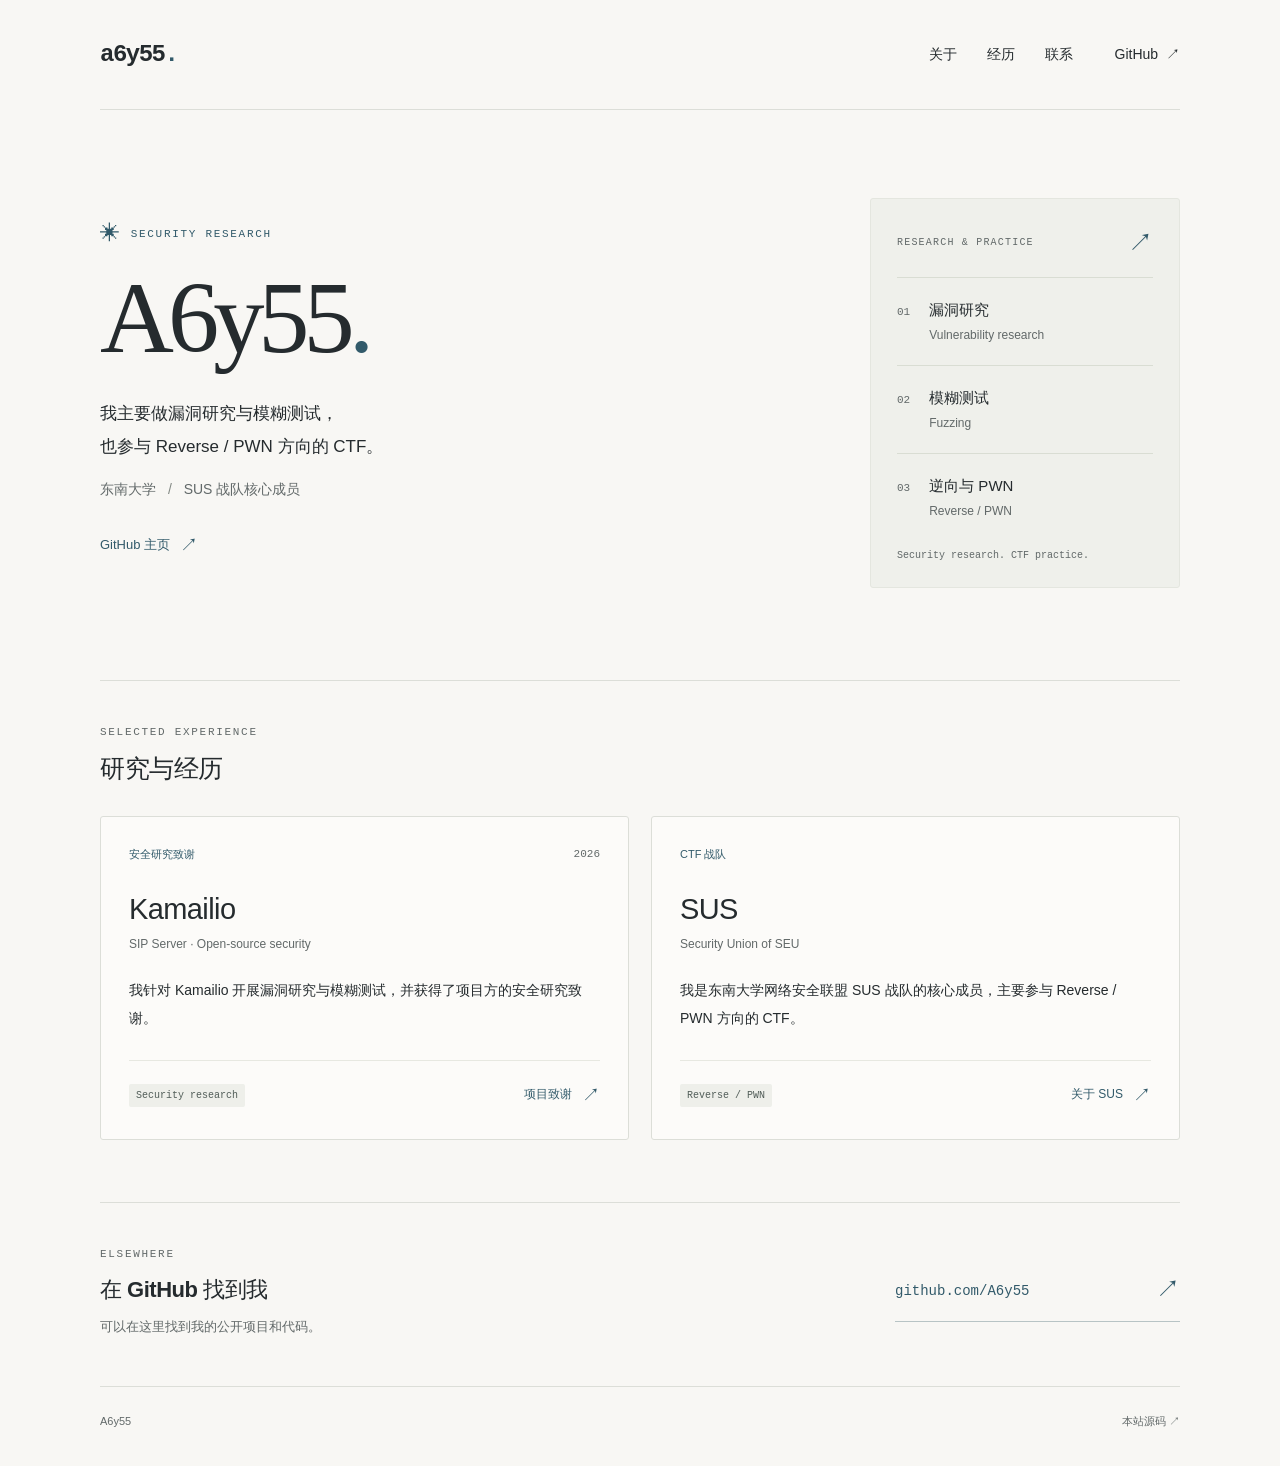
<file: index.html>
<!doctype html>
<html lang="zh-CN">
  <head>
    <meta charset="utf-8">
    <meta name="viewport" content="width=device-width, initial-scale=1">
    <meta name="color-scheme" content="light">
    <title>A6y55 · 安全研究</title>
    <meta name="description" content="我是 A6y55，关注漏洞研究与模糊测试，也是 SUS 战队核心成员，主要参与 Reverse / PWN 方向的 CTF。">
    <meta property="og:type" content="website">
    <meta property="og:title" content="A6y55 · 安全研究">
    <meta property="og:description" content="安全研究、开源项目致谢与 CTF 经历。">
    <meta property="og:url" content="https://a6y55.github.io/">
    <meta property="og:locale" content="zh_CN">
    <link rel="canonical" href="https://a6y55.github.io/">
    <link rel="icon" href="assets/favicon.svg" type="image/svg+xml">
    <link rel="stylesheet" href="assets/style.css">
  </head>
  <body>
    <a class="skip-link" href="#main">跳转到正文</a>
    <div class="page">
      <header class="site-header">
        <a class="wordmark" href="./" aria-label="A6y55 首页">a6y55<span aria-hidden="true">.</span></a>
        <nav aria-label="主导航">
          <a href="#about">关于</a>
          <a href="#work">经历</a>
          <a href="#contact">联系</a>
          <a class="nav-github" href="https://github.com/A6y55">GitHub <span aria-hidden="true">↗</span></a>
        </nav>
      </header>

      <main id="main">
        <section class="intro" id="about" aria-labelledby="intro-title">
          <div class="intro-copy">
            <p class="eyebrow"><span class="small-cross" aria-hidden="true">✳</span> SECURITY RESEARCH</p>
            <h1 id="intro-title">A6y55<span class="title-dot">.</span></h1>
            <p class="bio">我主要做漏洞研究与模糊测试，<br class="desktop-break">也参与 Reverse / PWN 方向的 CTF。</p>
            <p class="affiliation">东南大学 <span aria-hidden="true">/</span> SUS 战队核心成员</p>
            <a class="text-link" href="https://github.com/A6y55">GitHub 主页 <span aria-hidden="true">↗</span></a>
          </div>

          <aside class="focus" aria-labelledby="focus-title">
            <div class="focus-heading">
              <h2 class="eyebrow" id="focus-title">RESEARCH &amp; PRACTICE</h2>
              <span class="focus-symbol" aria-hidden="true">↗</span>
            </div>
            <ol class="focus-list">
              <li>
                <span class="focus-number" aria-hidden="true">01</span>
                <div><h3>漏洞研究</h3><p>Vulnerability research</p></div>
              </li>
              <li>
                <span class="focus-number" aria-hidden="true">02</span>
                <div><h3>模糊测试</h3><p>Fuzzing</p></div>
              </li>
              <li>
                <span class="focus-number" aria-hidden="true">03</span>
                <div><h3>逆向与 PWN</h3><p>Reverse / PWN</p></div>
              </li>
            </ol>
            <p class="focus-caption">Security research. CTF practice.</p>
          </aside>
        </section>

        <section class="work section" id="work" aria-labelledby="work-title">
          <div class="section-heading">
            <div><p class="eyebrow">SELECTED EXPERIENCE</p><h2 id="work-title">研究与经历</h2></div>
          </div>

          <div class="experience-grid">
            <article class="experience-card">
              <div class="card-meta"><span class="category">安全研究致谢</span><time datetime="2026">2026</time></div>
              <h3>Kamailio</h3>
              <p class="card-subtitle">SIP Server · Open-source security</p>
              <p class="card-description">我针对 Kamailio 开展漏洞研究与模糊测试，并获得了项目方的安全研究致谢。</p>
              <div class="card-bottom">
                <span class="tag">Security research</span>
                <a class="text-link" href="https://github.com/kamailio/kamailio-credits#credits">项目致谢 <span aria-hidden="true">↗</span></a>
              </div>
            </article>

            <article class="experience-card">
              <div class="card-meta"><span class="category">CTF 战队</span></div>
              <h3>SUS</h3>
              <p class="card-subtitle">Security Union of SEU</p>
              <p class="card-description">我是东南大学网络安全联盟 SUS 战队的核心成员，主要参与 Reverse / PWN 方向的 CTF。</p>
              <div class="card-bottom">
                <span class="tag">Reverse / PWN</span>
                <a class="text-link" href="https://seusus.com/about/">关于 SUS <span aria-hidden="true">↗</span></a>
              </div>
            </article>
          </div>
        </section>

        <section class="contact section" id="contact" aria-labelledby="contact-title">
          <div><p class="eyebrow">ELSEWHERE</p><h2 id="contact-title">在 GitHub 找到我</h2><p class="contact-description">可以在这里找到我的公开项目和代码。</p></div>
          <a class="profile-link" href="https://github.com/A6y55"><span>github.com/<strong>A6y55</strong></span><span class="profile-arrow" aria-hidden="true">↗</span></a>
        </section>
      </main>

      <footer class="site-footer">
        <p>A6y55</p>
        <a href="https://github.com/A6y55/A6y55.github.io">本站源码 <span aria-hidden="true">↗</span></a>
      </footer>
    </div>
  </body>
</html>
</file>
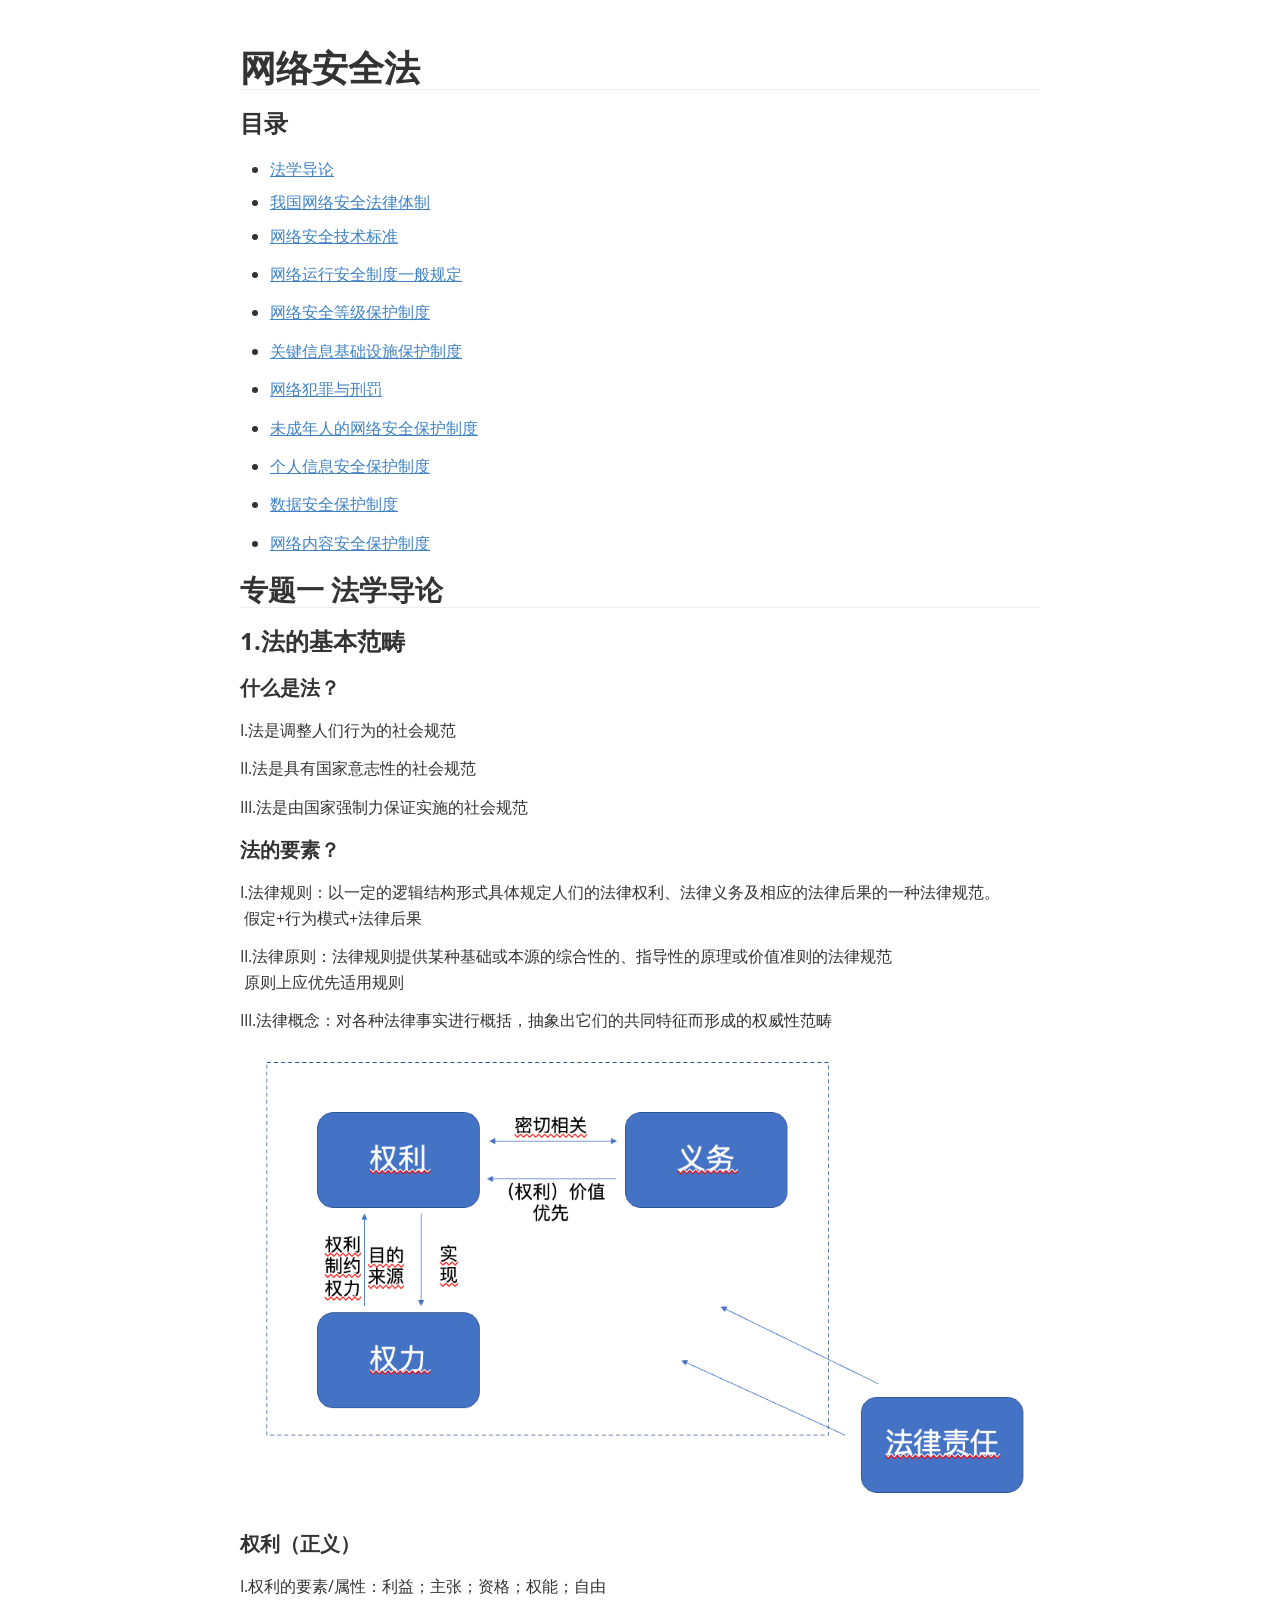
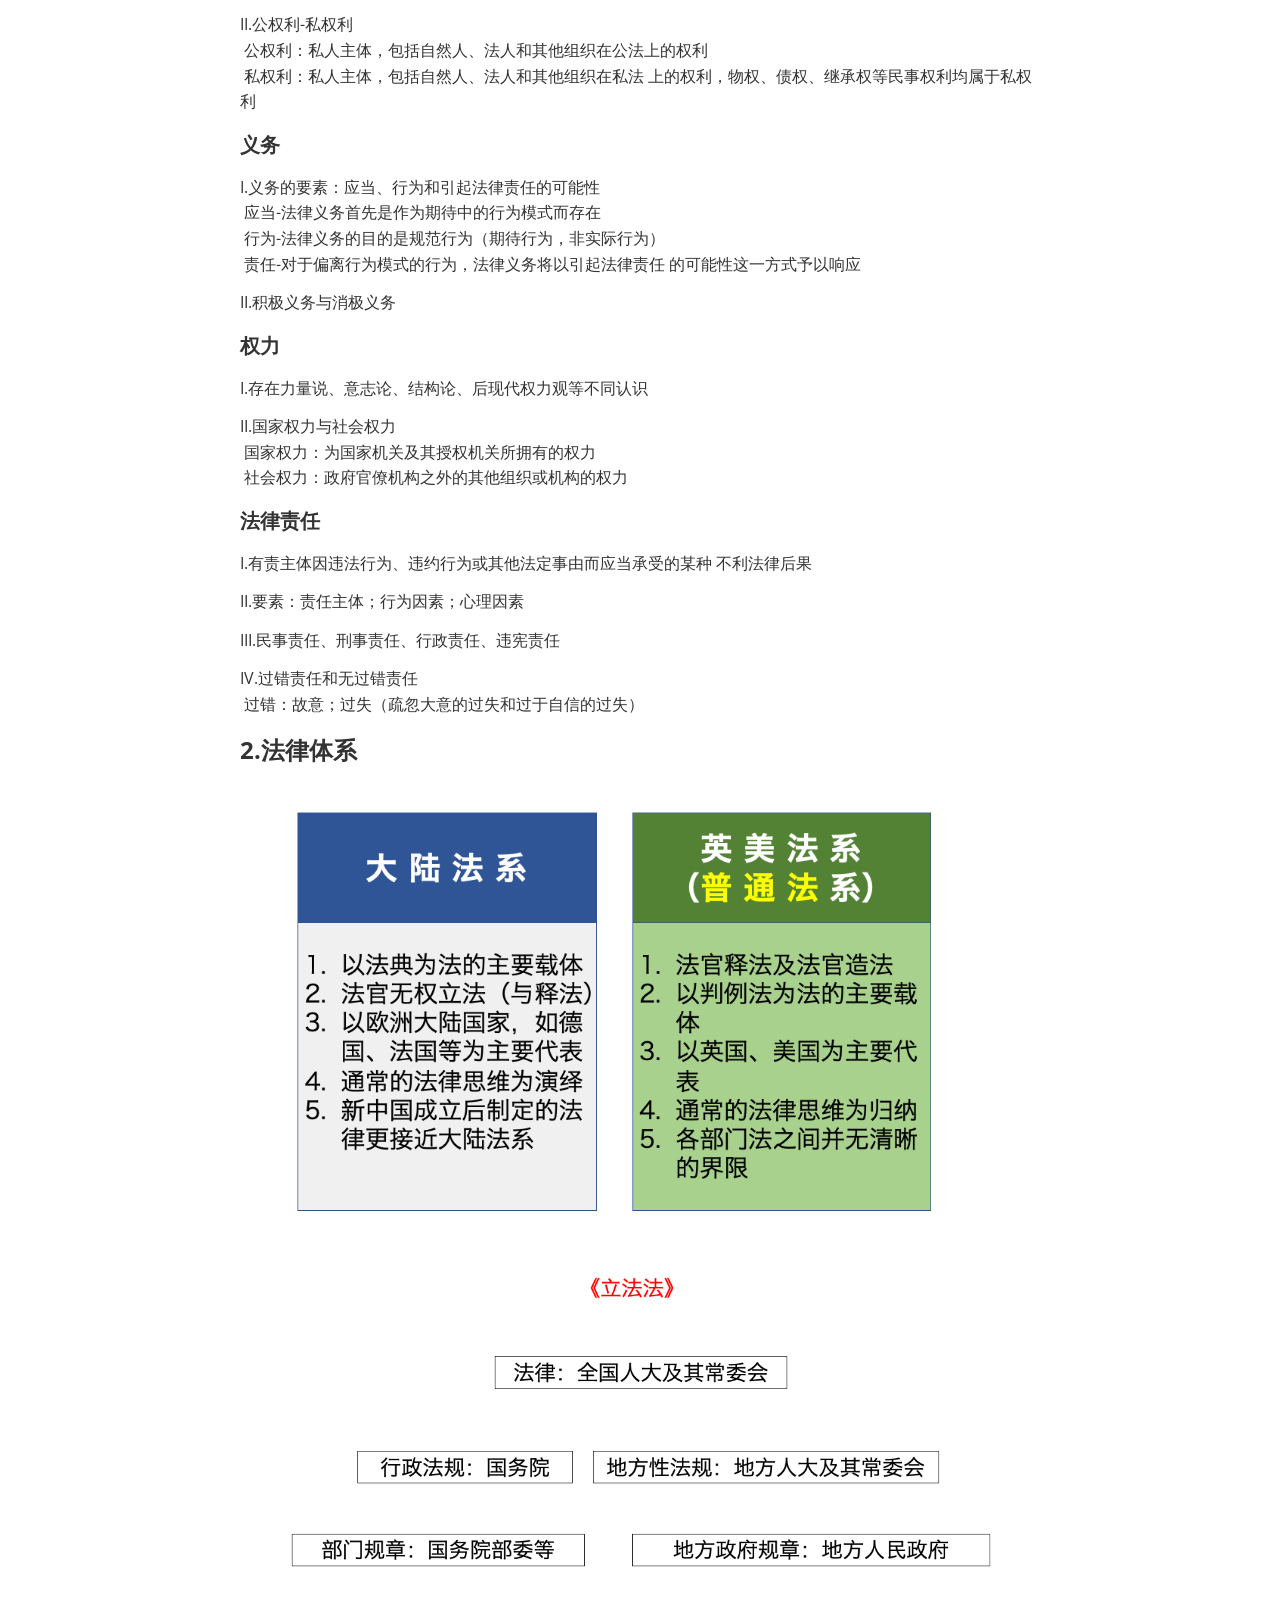
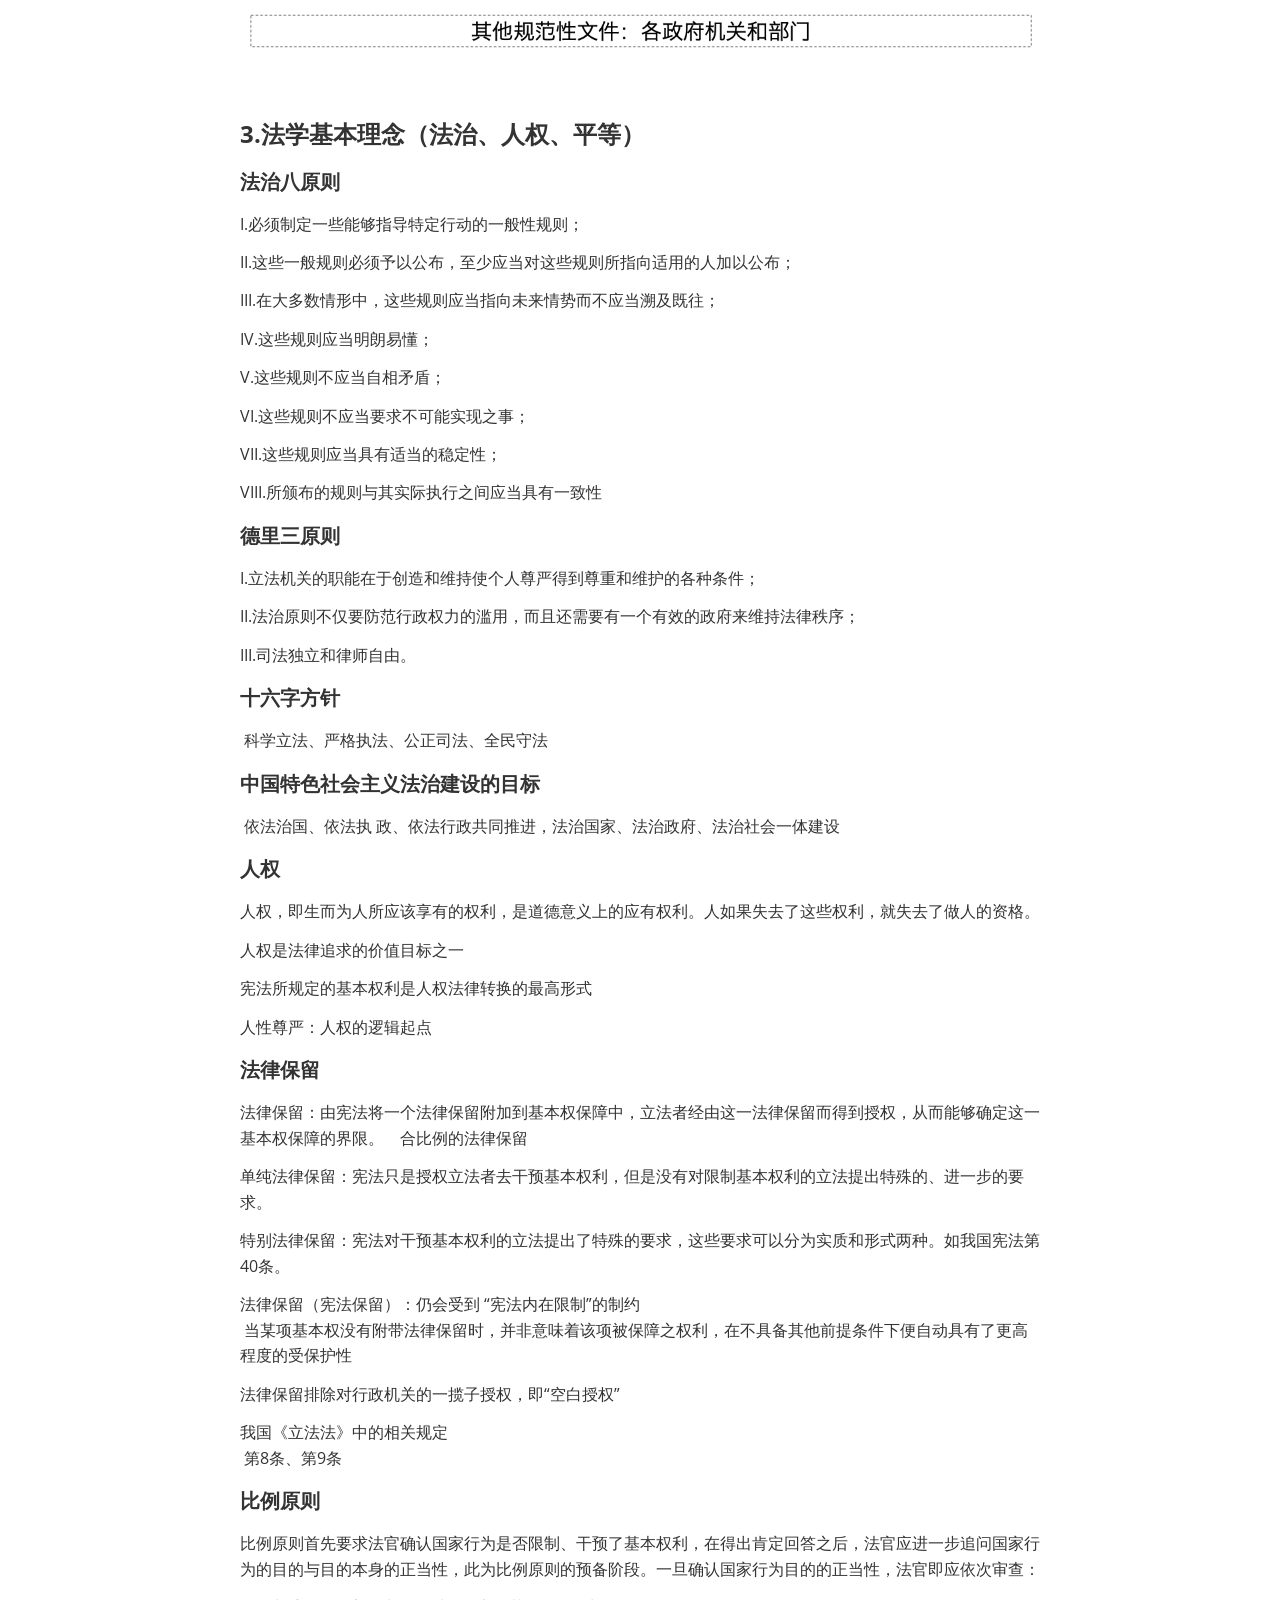
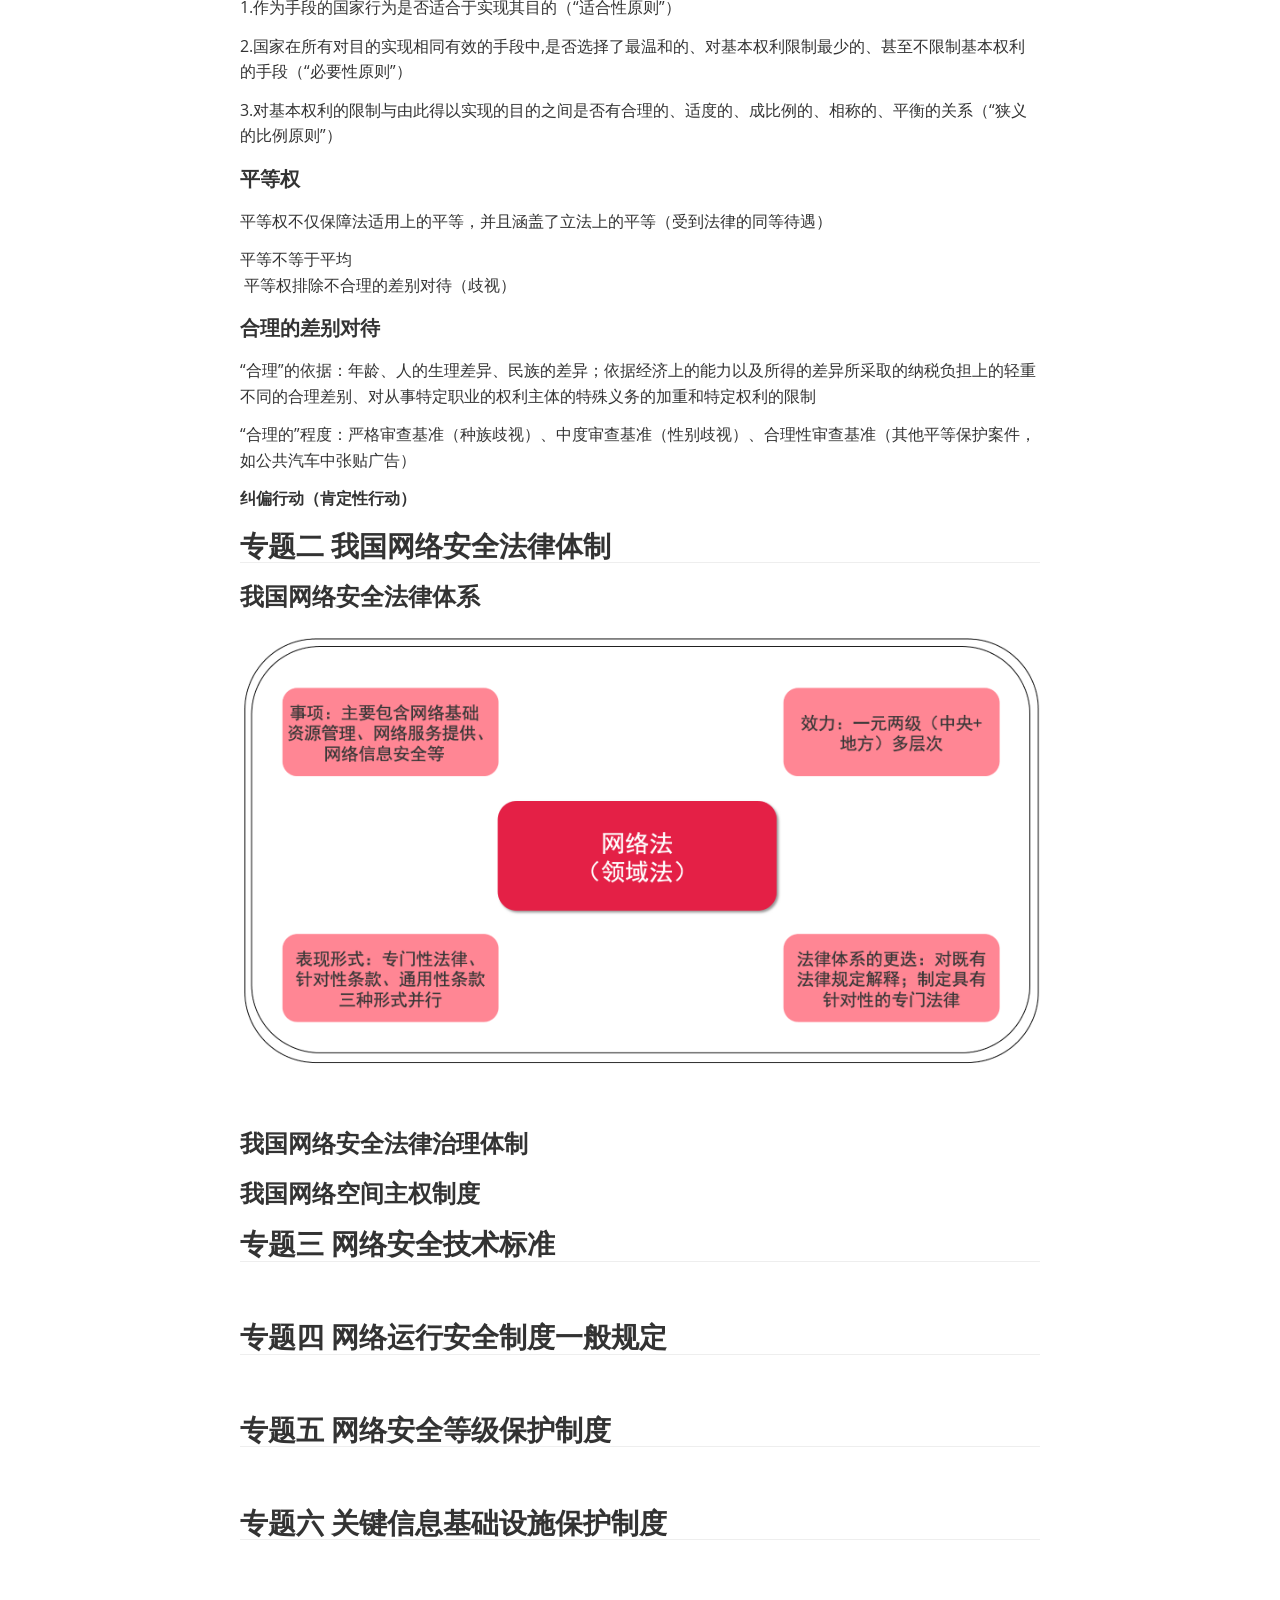
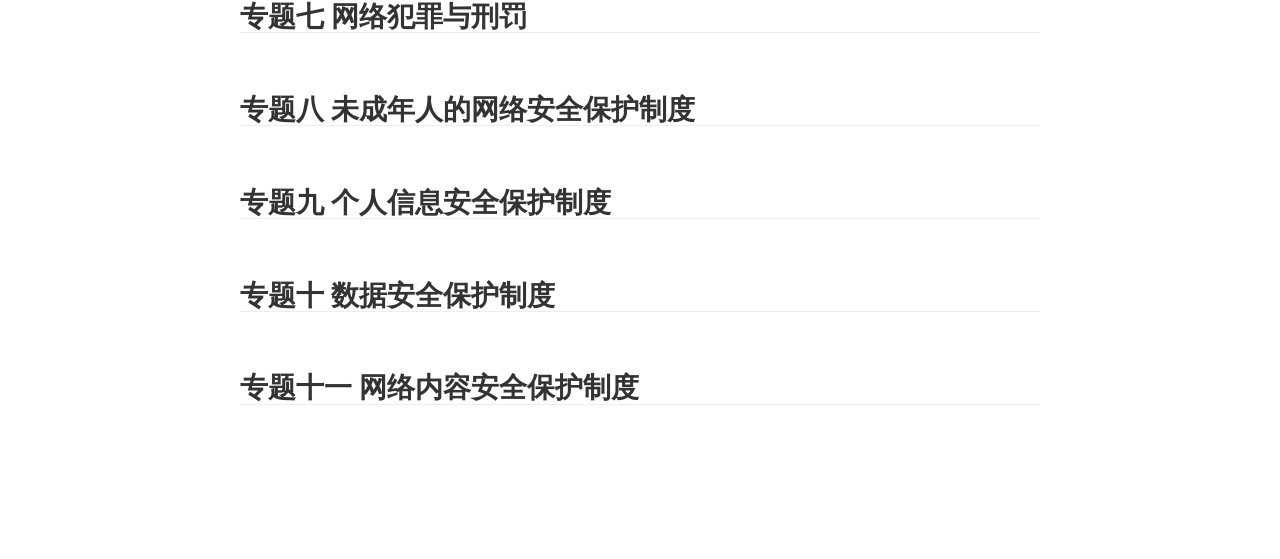
<file: infoseclaw_note.html>
<!doctype html>
<html>
<head>
<meta charset='UTF-8'><meta name='viewport' content='width=device-width initial-scale=1'>

<link href='https://fonts.loli.net/css?family=Open+Sans:400italic,700italic,700,400&subset=latin,latin-ext' rel='stylesheet' type='text/css' /><style type='text/css'>html {overflow-x: initial !important;}:root { --bg-color: #ffffff; --text-color: #333333; --select-text-bg-color: #B5D6FC; --select-text-font-color: auto; --monospace: "Lucida Console",Consolas,"Courier",monospace; --title-bar-height: 20px; }
.mac-os-11 { --title-bar-height: 28px; }
html { font-size: 14px; background-color: var(--bg-color); color: var(--text-color); font-family: "Helvetica Neue", Helvetica, Arial, sans-serif; -webkit-font-smoothing: antialiased; }
h1, h2, h3, h4, h5 { white-space: pre-wrap; }
body { margin: 0px; padding: 0px; height: auto; inset: 0px; font-size: 1rem; line-height: 1.428571; overflow-x: hidden; background: inherit; tab-size: 4; }
iframe { margin: auto; }
a.url { word-break: break-all; }
a:active, a:hover { outline: 0px; }
.in-text-selection, ::selection { text-shadow: none; background: var(--select-text-bg-color); color: var(--select-text-font-color); }
#write { margin: 0px auto; height: auto; width: inherit; word-break: normal; overflow-wrap: break-word; position: relative; white-space: normal; overflow-x: visible; padding-top: 36px; }
#write.first-line-indent p { text-indent: 2em; }
#write.first-line-indent li p, #write.first-line-indent p * { text-indent: 0px; }
#write.first-line-indent li { margin-left: 2em; }
.for-image #write { padding-left: 8px; padding-right: 8px; }
body.typora-export { padding-left: 30px; padding-right: 30px; }
.typora-export .footnote-line, .typora-export li, .typora-export p { white-space: pre-wrap; }
.typora-export .task-list-item input { pointer-events: none; }
@media screen and (max-width: 500px) {
  body.typora-export { padding-left: 0px; padding-right: 0px; }
  #write { padding-left: 20px; padding-right: 20px; }
}
#write li > figure:last-child { margin-bottom: 0.5rem; }
#write ol, #write ul { position: relative; }
img { max-width: 100%; vertical-align: middle; image-orientation: from-image; }
button, input, select, textarea { color: inherit; font-style: inherit; font-variant-caps: inherit; font-weight: inherit; font-stretch: inherit; font-size: inherit; line-height: inherit; font-family: inherit; font-size-adjust: inherit; font-kerning: inherit; font-variant-alternates: inherit; font-variant-ligatures: inherit; font-variant-numeric: inherit; font-variant-east-asian: inherit; font-variant-position: inherit; font-feature-settings: inherit; font-optical-sizing: inherit; font-variation-settings: inherit; }
input[type="checkbox"], input[type="radio"] { line-height: normal; padding: 0px; }
*, ::after, ::before { box-sizing: border-box; }
#write h1, #write h2, #write h3, #write h4, #write h5, #write h6, #write p, #write pre { width: inherit; }
#write h1, #write h2, #write h3, #write h4, #write h5, #write h6, #write p { position: relative; }
p { line-height: inherit; }
h1, h2, h3, h4, h5, h6 { break-after: avoid-page; break-inside: avoid; orphans: 4; }
p { orphans: 4; }
h1 { font-size: 2rem; }
h2 { font-size: 1.8rem; }
h3 { font-size: 1.6rem; }
h4 { font-size: 1.4rem; }
h5 { font-size: 1.2rem; }
h6 { font-size: 1rem; }
.md-math-block, .md-rawblock, h1, h2, h3, h4, h5, h6, p { margin-top: 1rem; margin-bottom: 1rem; }
.hidden { display: none; }
.md-blockmeta { color: rgb(204, 204, 204); font-weight: 700; font-style: italic; }
a { cursor: pointer; }
sup.md-footnote { padding: 2px 4px; background-color: rgba(238, 238, 238, 0.7); color: rgb(85, 85, 85); border-radius: 4px; cursor: pointer; }
sup.md-footnote a, sup.md-footnote a:hover { color: inherit; text-transform: inherit; text-decoration: inherit; }
#write input[type="checkbox"] { cursor: pointer; width: inherit; height: inherit; }
figure { overflow-x: auto; margin: 1.2em 0px; max-width: calc(100% + 16px); padding: 0px; }
figure > table { margin: 0px; }
thead, tr { break-inside: avoid; break-after: auto; }
thead { display: table-header-group; }
table { border-collapse: collapse; border-spacing: 0px; width: 100%; overflow: auto; break-inside: auto; text-align: left; }
table.md-table td { min-width: 32px; }
.CodeMirror-gutters { border-right-width: 0px; border-right-style: none; border-right-color: currentcolor; background-color: inherit; }
.CodeMirror-linenumber { -webkit-user-select: none; }
.CodeMirror { text-align: left; }
.CodeMirror-placeholder { opacity: 0.3; }
.CodeMirror pre { padding: 0px 4px; }
.CodeMirror-lines { padding: 0px; }
div.hr:focus { cursor: none; }
#write pre { white-space: pre-wrap; }
#write.fences-no-line-wrapping pre { white-space: pre; }
#write pre.ty-contain-cm { white-space: normal; }
.CodeMirror-gutters { margin-right: 4px; }
.md-fences { font-size: 0.9rem; display: block; break-inside: avoid; text-align: left; overflow: visible; white-space: pre; background: inherit; position: relative !important; }
.md-fences-adv-panel { width: 100%; margin-top: 10px; text-align: center; padding-top: 0px; padding-bottom: 8px; overflow-x: auto; }
#write .md-fences.mock-cm { white-space: pre-wrap; }
.md-fences.md-fences-with-lineno { padding-left: 0px; }
#write.fences-no-line-wrapping .md-fences.mock-cm { white-space: pre; overflow-x: auto; }
.md-fences.mock-cm.md-fences-with-lineno { padding-left: 8px; }
.CodeMirror-line, twitterwidget { break-inside: avoid; }
svg { break-inside: avoid; }
.footnotes { opacity: 0.8; font-size: 0.9rem; margin-top: 1em; margin-bottom: 1em; }
.footnotes + .footnotes { margin-top: 0px; }
.md-reset { margin: 0px; padding: 0px; border: 0px; outline: 0px; vertical-align: top; background: 0px 0px; text-decoration: none; text-shadow: none; float: none; position: static; width: auto; height: auto; white-space: nowrap; cursor: inherit; line-height: normal; font-weight: 400; text-align: left; box-sizing: content-box; direction: ltr; }
li div { padding-top: 0px; }
blockquote { margin: 1rem 0px; }
li .mathjax-block, li p { margin: 0.5rem 0px; }
li blockquote { margin: 1rem 0px; }
li { margin: 0px; position: relative; }
blockquote > :last-child { margin-bottom: 0px; }
blockquote > :first-child, li > :first-child { margin-top: 0px; }
.footnotes-area { color: rgb(136, 136, 136); margin-top: 0.714rem; padding-bottom: 0.143rem; white-space: normal; }
#write .footnote-line { white-space: pre-wrap; }
@media print {
  body, html { border: 1px solid transparent; height: 99%; break-after: avoid; break-before: avoid; font-variant-ligatures: no-common-ligatures; }
  #write { margin-top: 0px; border-color: transparent !important; padding-top: 0px !important; padding-bottom: 0px !important; }
  .typora-export * { print-color-adjust: exact; }
  .typora-export #write { break-after: avoid; }
  .typora-export #write::after { height: 0px; }
  .is-mac table { break-inside: avoid; }
  #write > p:nth-child(1) { margin-top: 0px; }
  .typora-export-show-outline .typora-export-sidebar { display: none; }
  figure { overflow-x: visible; }
}
.footnote-line { margin-top: 0.714em; font-size: 0.7em; }
a img, img a { cursor: pointer; }
pre.md-meta-block { font-size: 0.8rem; min-height: 0.8rem; white-space: pre-wrap; background: rgb(204, 204, 204); display: block; overflow-x: hidden; }
p > .md-image:only-child:not(.md-img-error) img, p > img:only-child { display: block; margin: auto; }
#write.first-line-indent p > .md-image:only-child:not(.md-img-error) img { left: -2em; position: relative; }
p > .md-image:only-child { display: inline-block; width: 100%; }
#write .MathJax_Display { margin: 0.8em 0px 0px; }
.md-math-block { width: 100%; }
.md-math-block:not(:empty)::after { display: none; }
.MathJax_ref { fill: currentcolor; }
[contenteditable="true"]:active, [contenteditable="true"]:focus, [contenteditable="false"]:active, [contenteditable="false"]:focus { outline: 0px; box-shadow: none; }
.md-task-list-item { position: relative; list-style-type: none; }
.task-list-item.md-task-list-item { padding-left: 0px; }
.md-task-list-item > input { position: absolute; top: 0px; left: 0px; margin-left: -1.2em; margin-top: calc(1em - 10px); border: medium; }
.math { font-size: 1rem; }
.md-toc { min-height: 3.58rem; position: relative; font-size: 0.9rem; border-radius: 10px; }
.md-toc-content { position: relative; margin-left: 0px; }
.md-toc-content::after, .md-toc::after { display: none; }
.md-toc-item { display: block; color: rgb(65, 131, 196); }
.md-toc-item a { text-decoration: none; }
.md-toc-inner:hover { text-decoration: underline; }
.md-toc-inner { display: inline-block; cursor: pointer; }
.md-toc-h1 .md-toc-inner { margin-left: 0px; font-weight: 700; }
.md-toc-h2 .md-toc-inner { margin-left: 2em; }
.md-toc-h3 .md-toc-inner { margin-left: 4em; }
.md-toc-h4 .md-toc-inner { margin-left: 6em; }
.md-toc-h5 .md-toc-inner { margin-left: 8em; }
.md-toc-h6 .md-toc-inner { margin-left: 10em; }
@media screen and (max-width: 48em) {
  .md-toc-h3 .md-toc-inner { margin-left: 3.5em; }
  .md-toc-h4 .md-toc-inner { margin-left: 5em; }
  .md-toc-h5 .md-toc-inner { margin-left: 6.5em; }
  .md-toc-h6 .md-toc-inner { margin-left: 8em; }
}
a.md-toc-inner { font-size: inherit; font-style: inherit; font-weight: inherit; line-height: inherit; }
.footnote-line a:not(.reversefootnote) { color: inherit; }
.reversefootnote { font-family: ui-monospace, sans-serif; }
.md-attr { display: none; }
.md-fn-count::after { content: "."; }
code, pre, samp, tt { font-family: var(--monospace); }
kbd { margin: 0px 0.1em; padding: 0.1em 0.6em; font-size: 0.8em; color: rgb(36, 39, 41); background: rgb(255, 255, 255); border: 1px solid rgb(173, 179, 185); border-radius: 3px; box-shadow: rgba(12, 13, 14, 0.2) 0px 1px 0px, rgb(255, 255, 255) 0px 0px 0px 2px inset; white-space: nowrap; vertical-align: middle; }
.md-comment { color: rgb(162, 127, 3); opacity: 0.6; font-family: var(--monospace); }
code { text-align: left; vertical-align: initial; }
a.md-print-anchor { white-space: pre !important; border-width: medium !important; border-style: none !important; border-color: currentcolor !important; display: inline-block !important; position: absolute !important; width: 1px !important; right: 0px !important; outline: 0px !important; background: 0px 0px !important; text-decoration: initial !important; text-shadow: initial !important; }
.os-windows.monocolor-emoji .md-emoji { font-family: "Segoe UI Symbol", sans-serif; }
.md-diagram-panel > svg { max-width: 100%; }
[lang="flow"] svg, [lang="mermaid"] svg { max-width: 100%; height: auto; }
[lang="mermaid"] .node text { font-size: 1rem; }
table tr th { border-bottom-width: 0px; border-bottom-style: none; border-bottom-color: currentcolor; }
video { max-width: 100%; display: block; margin: 0px auto; }
iframe { max-width: 100%; width: 100%; border: medium; }
.highlight td, .highlight tr { border: 0px; }
mark { background: rgb(255, 255, 0); color: rgb(0, 0, 0); }
.md-html-inline .md-plain, .md-html-inline strong, mark .md-inline-math, mark strong { color: inherit; }
.md-expand mark .md-meta { opacity: 0.3 !important; }
mark .md-meta { color: rgb(0, 0, 0); }
@media print {
  .typora-export h1, .typora-export h2, .typora-export h3, .typora-export h4, .typora-export h5, .typora-export h6 { break-inside: avoid; }
}
.md-diagram-panel .messageText { stroke: none !important; }
.md-diagram-panel .start-state { fill: var(--node-fill); }
.md-diagram-panel .edgeLabel rect { opacity: 1 !important; }
.md-fences.md-fences-math { font-size: 1em; }
.md-fences-advanced:not(.md-focus) { padding: 0px; white-space: nowrap; border: 0px; }
.md-fences-advanced:not(.md-focus) { background: inherit; }
.typora-export-show-outline .typora-export-content { max-width: 1440px; margin: auto; display: flex; flex-direction: row; }
.typora-export-sidebar { width: 300px; font-size: 0.8rem; margin-top: 80px; margin-right: 18px; }
.typora-export-show-outline #write { --webkit-flex: 2; flex: 2 1 0%; }
.typora-export-sidebar .outline-content { position: fixed; top: 0px; max-height: 100%; overflow: hidden auto; padding-bottom: 30px; padding-top: 60px; width: 300px; }
@media screen and (max-width: 1024px) {
  .typora-export-sidebar, .typora-export-sidebar .outline-content { width: 240px; }
}
@media screen and (max-width: 800px) {
  .typora-export-sidebar { display: none; }
}
.outline-content li, .outline-content ul { margin-left: 0px; margin-right: 0px; padding-left: 0px; padding-right: 0px; list-style: none; overflow-wrap: anywhere; }
.outline-content ul { margin-top: 0px; margin-bottom: 0px; }
.outline-content strong { font-weight: 400; }
.outline-expander { width: 1rem; height: 1.428571rem; position: relative; display: table-cell; vertical-align: middle; cursor: pointer; padding-left: 4px; }
.outline-expander::before { content: ""; position: relative; font-family: Ionicons; display: inline-block; font-size: 8px; vertical-align: middle; }
.outline-item { padding-top: 3px; padding-bottom: 3px; cursor: pointer; }
.outline-expander:hover::before { content: ""; }
.outline-h1 > .outline-item { padding-left: 0px; }
.outline-h2 > .outline-item { padding-left: 1em; }
.outline-h3 > .outline-item { padding-left: 2em; }
.outline-h4 > .outline-item { padding-left: 3em; }
.outline-h5 > .outline-item { padding-left: 4em; }
.outline-h6 > .outline-item { padding-left: 5em; }
.outline-label { cursor: pointer; display: table-cell; vertical-align: middle; text-decoration: none; color: inherit; }
.outline-label:hover { text-decoration: underline; }
.outline-item:hover { border-color: rgb(245, 245, 245); background-color: var(--item-hover-bg-color); }
.outline-item:hover { margin-left: -28px; margin-right: -28px; border-left-width: 28px; border-left-style: solid; border-left-color: transparent; border-right-width: 28px; border-right-style: solid; border-right-color: transparent; }
.outline-item-single .outline-expander::before, .outline-item-single .outline-expander:hover::before { display: none; }
.outline-item-open > .outline-item > .outline-expander::before { content: ""; }
.outline-children { display: none; }
.info-panel-tab-wrapper { display: none; }
.outline-item-open > .outline-children { display: block; }
.typora-export .outline-item { padding-top: 1px; padding-bottom: 1px; }
.typora-export .outline-item:hover { margin-right: -8px; border-right-width: 8px; border-right-style: solid; border-right-color: transparent; }
.typora-export .outline-expander::before { content: "+"; font-family: inherit; top: -1px; }
.typora-export .outline-expander:hover::before, .typora-export .outline-item-open > .outline-item > .outline-expander::before { content: "−"; }
.typora-export-collapse-outline .outline-children { display: none; }
.typora-export-collapse-outline .outline-item-open > .outline-children, .typora-export-no-collapse-outline .outline-children { display: block; }
.typora-export-no-collapse-outline .outline-expander::before { content: "" !important; }
.typora-export-show-outline .outline-item-active > .outline-item .outline-label { font-weight: 700; }
.md-inline-math-container mjx-container { zoom: 0.95; }
mjx-container { break-inside: avoid; }


:root {
    --side-bar-bg-color: #fafafa;
    --control-text-color: #777;
}

@include-when-export url(https://fonts.loli.net/css?family=Open+Sans:400italic,700italic,700,400&subset=latin,latin-ext);

/* open-sans-regular - latin-ext_latin */
  /* open-sans-italic - latin-ext_latin */
    /* open-sans-700 - latin-ext_latin */
    /* open-sans-700italic - latin-ext_latin */
  html {
    font-size: 16px;
    -webkit-font-smoothing: antialiased;
}

body {
    font-family: "Open Sans","Clear Sans", "Helvetica Neue", Helvetica, Arial, 'Segoe UI Emoji', sans-serif;
    color: rgb(51, 51, 51);
    line-height: 1.6;
}

#write {
    max-width: 860px;
  	margin: 0 auto;
  	padding: 30px;
    padding-bottom: 100px;
}

@media only screen and (min-width: 1400px) {
	#write {
		max-width: 1024px;
	}
}

@media only screen and (min-width: 1800px) {
	#write {
		max-width: 1200px;
	}
}

#write > ul:first-child,
#write > ol:first-child{
    margin-top: 30px;
}

a {
    color: #4183C4;
}
h1,
h2,
h3,
h4,
h5,
h6 {
    position: relative;
    margin-top: 1rem;
    margin-bottom: 1rem;
    font-weight: bold;
    line-height: 1.4;
    cursor: text;
}
h1:hover a.anchor,
h2:hover a.anchor,
h3:hover a.anchor,
h4:hover a.anchor,
h5:hover a.anchor,
h6:hover a.anchor {
    text-decoration: none;
}
h1 tt,
h1 code {
    font-size: inherit;
}
h2 tt,
h2 code {
    font-size: inherit;
}
h3 tt,
h3 code {
    font-size: inherit;
}
h4 tt,
h4 code {
    font-size: inherit;
}
h5 tt,
h5 code {
    font-size: inherit;
}
h6 tt,
h6 code {
    font-size: inherit;
}
h1 {
    font-size: 2.25em;
    line-height: 1.2;
    border-bottom: 1px solid #eee;
}
h2 {
    font-size: 1.75em;
    line-height: 1.225;
    border-bottom: 1px solid #eee;
}

/*@media print {
    .typora-export h1,
    .typora-export h2 {
        border-bottom: none;
        padding-bottom: initial;
    }

    .typora-export h1::after,
    .typora-export h2::after {
        content: "";
        display: block;
        height: 100px;
        margin-top: -96px;
        border-top: 1px solid #eee;
    }
}*/

h3 {
    font-size: 1.5em;
    line-height: 1.43;
}
h4 {
    font-size: 1.25em;
}
h5 {
    font-size: 1em;
}
h6 {
   font-size: 1em;
    color: #777;
}
p,
blockquote,
ul,
ol,
dl,
table{
    margin: 0.8em 0;
}
li>ol,
li>ul {
    margin: 0 0;
}
hr {
    height: 2px;
    padding: 0;
    margin: 16px 0;
    background-color: #e7e7e7;
    border: 0 none;
    overflow: hidden;
    box-sizing: content-box;
}

li p.first {
    display: inline-block;
}
ul,
ol {
    padding-left: 30px;
}
ul:first-child,
ol:first-child {
    margin-top: 0;
}
ul:last-child,
ol:last-child {
    margin-bottom: 0;
}
blockquote {
    border-left: 4px solid #dfe2e5;
    padding: 0 15px;
    color: #777777;
}
blockquote blockquote {
    padding-right: 0;
}
table {
    padding: 0;
    word-break: initial;
}
table tr {
    border: 1px solid #dfe2e5;
    margin: 0;
    padding: 0;
}
table tr:nth-child(2n),
thead {
    background-color: #f8f8f8;
}
table th {
    font-weight: bold;
    border: 1px solid #dfe2e5;
    border-bottom: 0;
    margin: 0;
    padding: 6px 13px;
}
table td {
    border: 1px solid #dfe2e5;
    margin: 0;
    padding: 6px 13px;
}
table th:first-child,
table td:first-child {
    margin-top: 0;
}
table th:last-child,
table td:last-child {
    margin-bottom: 0;
}

.CodeMirror-lines {
    padding-left: 4px;
}

.code-tooltip {
    box-shadow: 0 1px 1px 0 rgba(0,28,36,.3);
    border-top: 1px solid #eef2f2;
}

.md-fences,
code,
tt {
    border: 1px solid #e7eaed;
    background-color: #f8f8f8;
    border-radius: 3px;
    padding: 0;
    padding: 2px 4px 0px 4px;
    font-size: 0.9em;
}

code {
    background-color: #f3f4f4;
    padding: 0 2px 0 2px;
}

.md-fences {
    margin-bottom: 15px;
    margin-top: 15px;
    padding-top: 8px;
    padding-bottom: 6px;
}


.md-task-list-item > input {
  margin-left: -1.3em;
}

@media print {
    html {
        font-size: 13px;
    }
    pre {
        page-break-inside: avoid;
        word-wrap: break-word;
    }
}

.md-fences {
	background-color: #f8f8f8;
}
#write pre.md-meta-block {
	padding: 1rem;
    font-size: 85%;
    line-height: 1.45;
    background-color: #f7f7f7;
    border: 0;
    border-radius: 3px;
    color: #777777;
    margin-top: 0 !important;
}

.mathjax-block>.code-tooltip {
	bottom: .375rem;
}

.md-mathjax-midline {
    background: #fafafa;
}

#write>h3.md-focus:before{
	left: -1.5625rem;
	top: .375rem;
}
#write>h4.md-focus:before{
	left: -1.5625rem;
	top: .285714286rem;
}
#write>h5.md-focus:before{
	left: -1.5625rem;
	top: .285714286rem;
}
#write>h6.md-focus:before{
	left: -1.5625rem;
	top: .285714286rem;
}
.md-image>.md-meta {
    /*border: 1px solid #ddd;*/
    border-radius: 3px;
    padding: 2px 0px 0px 4px;
    font-size: 0.9em;
    color: inherit;
}

.md-tag {
    color: #a7a7a7;
    opacity: 1;
}

.md-toc { 
    margin-top:20px;
    padding-bottom:20px;
}

.sidebar-tabs {
    border-bottom: none;
}

#typora-quick-open {
    border: 1px solid #ddd;
    background-color: #f8f8f8;
}

#typora-quick-open-item {
    background-color: #FAFAFA;
    border-color: #FEFEFE #e5e5e5 #e5e5e5 #eee;
    border-style: solid;
    border-width: 1px;
}

/** focus mode */
.on-focus-mode blockquote {
    border-left-color: rgba(85, 85, 85, 0.12);
}

header, .context-menu, .megamenu-content, footer{
    font-family: "Segoe UI", "Arial", sans-serif;
}

.file-node-content:hover .file-node-icon,
.file-node-content:hover .file-node-open-state{
    visibility: visible;
}

.mac-seamless-mode #typora-sidebar {
    background-color: #fafafa;
    background-color: var(--side-bar-bg-color);
}

.md-lang {
    color: #b4654d;
}

/*.html-for-mac {
    --item-hover-bg-color: #E6F0FE;
}*/

#md-notification .btn {
    border: 0;
}

.dropdown-menu .divider {
    border-color: #e5e5e5;
    opacity: 0.4;
}

.ty-preferences .window-content {
    background-color: #fafafa;
}

.ty-preferences .nav-group-item.active {
    color: white;
    background: #999;
}

.menu-item-container a.menu-style-btn {
    background-color: #f5f8fa;
    background-image: linear-gradient( 180deg , hsla(0, 0%, 100%, 0.8), hsla(0, 0%, 100%, 0)); 
}


 @media print { @page {margin: 0 0 0 0;} body.typora-export {padding-left: 0; padding-right: 0;} #write {padding:0;}}
</style><title>网络安全法笔记</title>
</head>
<body class='typora-export'><div class='typora-export-content'>
<div id='write'  class=''><h1 id='网络安全法'><span>网络安全法</span></h1><h3 id='目录'><span>目录</span></h3><ul><li><p><a href='#专题一-法学导论-1'><span>法学导论</span></a></p></li><li><p><a href='#专题二-我国网络安全法律体制-1'><span>我国网络安全法律体制</span></a></p></li><li><p><a href='#专题三-网络安全技术标准-1'><span>网络安全技术标准</span></a></p></li></ul><ul><li><p><a href='#专题四-网络运行安全制度一般规定-1'><span>网络运行安全制度一般规定</span></a></p></li></ul><ul><li><p><a href='#专题五-网络安全等级保护制度-1'><span>网络安全等级保护制度</span></a></p></li></ul><ul><li><p><a href='#专题六-关键信息基础设施保护制度-1'><span>关键信息基础设施保护制度</span></a></p></li></ul><ul><li><p><a href='#专题七-网络犯罪与刑罚-1'><span>网络犯罪与刑罚</span></a></p></li></ul><ul><li><p><a href='#专题八-未成年人的网络安全保护制度-1'><span>未成年人的网络安全保护制度</span></a></p></li></ul><ul><li><p><a href='#专题九-个人信息安全保护制度-1'><span>个人信息安全保护制度</span></a></p></li></ul><ul><li><p><a href='#专题十-数据安全保护制度-1'><span>数据安全保护制度</span></a></p></li></ul><ul><li><p><a href='#专题十一-网络内容安全保护制度-1'><span>网络内容安全保护制度</span></a></p></li></ul><h2 id='专题一-法学导论'><span>专题一 法学导论</span></h2><h3 id='1法的基本范畴'><span>1.法的基本范畴</span></h3><h4 id='什么是法'><span>什么是法？</span></h4><p><span>I.法是调整人们行为的社会规范</span></p><p><span>II.法是具有国家意志性的社会规范</span></p><p><span>III.法是由国家强制力保证实施的社会规范</span></p><h4 id='法的要素'><span>法的要素？</span></h4><p><span>I.法律规则：以一定的逻辑结构形式具体规定人们的法律权利、法律义务及相应的法律后果的一种法律规范。</span>
<span> 假定+行为模式+法律后果</span></p><p><span>II.法律原则：法律规则提供某种基础或本源的综合性的、指导性的原理或价值准则的法律规范</span>
<span> 原则上应优先适用规则</span></p><p><span>III.法律概念：对各种法律事实进行概括，抽象出它们的共同特征而形成的权威性范畴</span></p><p><img src="./images/截屏2023-05-16 10.32.18.png" referrerpolicy="no-referrer"></p><h4 id='权利正义）'><span>权利（正义）</span></h4><p><span>I.权利的要素/属性：利益；主张；资格；权能；自由</span></p><p><span>II.公权利-私权利</span>
<span> 公权利：私人主体，包括自然人、法人和其他组织在公法上的权利</span>
<span> 私权利：私人主体，包括自然人、法人和其他组织在私法 上的权利，物权、债权、继承权等民事权利均属于私权利</span></p><h4 id='义务'><span>义务</span></h4><p><span>I.义务的要素：应当、行为和引起法律责任的可能性</span>
<span> 应当-法律义务首先是作为期待中的行为模式而存在</span>
<span> 行为-法律义务的目的是规范行为（期待行为，非实际行为）</span>
<span> 责任-对于偏离行为模式的行为，法律义务将以引起法律责任 的可能性这一方式予以响应</span></p><p><span>II.积极义务与消极义务</span></p><h4 id='权力'><span>权力</span></h4><p><span>I.存在力量说、意志论、结构论、后现代权力观等不同认识</span></p><p><span>II.国家权力与社会权力</span>
<span> 国家权力：为国家机关及其授权机关所拥有的权力</span>
<span> 社会权力：政府官僚机构之外的其他组织或机构的权力</span></p><h4 id='法律责任'><span>法律责任</span></h4><p><span>I.有责主体因违法行为、违约行为或其他法定事由而应当承受的某种 不利法律后果</span></p><p><span>II.要素：责任主体；行为因素；心理因素</span></p><p><span>III.民事责任、刑事责任、行政责任、违宪责任</span></p><p><span>IV.过错责任和无过错责任</span>
<span> 过错：故意；过失（疏忽大意的过失和过于自信的过失）</span></p><h3 id='2法律体系'><span>2.法律体系</span></h3><p><img src="./images/截屏2023-05-16 10.35.20.png" referrerpolicy="no-referrer"></p><p><img src="./images/截屏2023-05-16 10.36.33.png" referrerpolicy="no-referrer"></p><h3 id='3法学基本理念法治人权平等）'><span>3.法学基本理念（法治、人权、平等）</span></h3><h4 id='法治八原则'><span>法治八原则</span></h4><p><span>I.必须制定一些能够指导特定行动的一般性规则；</span></p><p><span>II.这些一般规则必须予以公布，至少应当对这些规则所指向适用的人加以公布；</span></p><p><span>III.在大多数情形中，这些规则应当指向未来情势而不应当溯及既往；</span></p><p><span>IV.这些规则应当明朗易懂；</span></p><p><span>V.这些规则不应当自相矛盾；</span></p><p><span>VI.这些规则不应当要求不可能实现之事；</span></p><p><span>VII.这些规则应当具有适当的稳定性；</span></p><p><span>VIII.所颁布的规则与其实际执行之间应当具有一致性 </span></p><h4 id='德里三原则'><span>德里三原则</span></h4><p><span>I.立法机关的职能在于创造和维持使个人尊严得到尊重和维护的各种条件；</span></p><p><span>II.法治原则不仅要防范行政权力的滥用，而且还需要有一个有效的政府来维持法律秩序；</span></p><p><span>III.司法独立和律师自由。</span></p><h4 id='十六字方针'><span>十六字方针</span></h4><p><span> 科学立法、严格执法、公正司法、全民守法</span></p><h4 id='中国特色社会主义法治建设的目标'><span>中国特色社会主义法治建设的目标</span></h4><p><span> 依法治国、依法执 政、依法行政共同推进，法治国家、法治政府、法治社会一体建设</span></p><h4 id='人权'><span>人权</span></h4><p><span>人权，即生而为人所应该享有的权利，是道德意义上的应有权利。人如果失去了这些权利，就失去了做人的资格。</span></p><p><span>人权是法律追求的价值目标之一</span></p><p><span>宪法所规定的基本权利是人权法律转换的最高形式</span></p><p><span>人性尊严：人权的逻辑起点</span></p><h4 id='法律保留'><span>法律保留</span></h4><p><span>法律保留：由宪法将一个法律保留附加到基本权保障中，立法者经由这一法律保留而得到授权，从而能够确定这一基本权保障的界限。    合比例的法律保留</span></p><p><span>单纯法律保留：宪法只是授权立法者去干预基本权利，但是没有对限制基本权利的立法提出特殊的、进一步的要求。</span></p><p><span>特别法律保留：宪法对干预基本权利的立法提出了特殊的要求，这些要求可以分为实质和形式两种。如我国宪法第40条。</span></p><p><span>法律保留（宪法保留）：仍会受到 “宪法内在限制”的制约</span>
<span> 当某项基本权没有附带法律保留时，并非意味着该项被保障之权利，在不具备其他前提条件下便自动具有了更高程度的受保护性</span></p><p><span>法律保留排除对行政机关的一揽子授权，即“空白授权”</span></p><p><span>我国《立法法》中的相关规定</span>
<span> 第8条、第9条</span></p><h4 id='比例原则'><span>比例原则</span></h4><p><span>比例原则首先要求法官确认国家行为是否限制、干预了基本权利，在得出肯定回答之后，法官应进一步追问国家行为的目的与目的本身的正当性，此为比例原则的预备阶段。一旦确认国家行为目的的正当性，法官即应依次审查：</span></p><p><span>1.作为手段的国家行为是否适合于实现其目的（“适合性原则”）</span></p><p><span>2.国家在所有对目的实现相同有效的手段中,是否选择了最温和的、对基本权利限制最少的、甚至不限制基本权利的手段（“必要性原则”）</span></p><p><span>3.对基本权利的限制与由此得以实现的目的之间是否有合理的、适度的、成比例的、相称的、平衡的关系（“狭义的比例原则”）  </span></p><h4 id='平等权'><span>平等权</span></h4><p><span>平等权不仅保障法适用上的平等，并且涵盖了立法上的平等（受到法律的同等待遇）</span></p><p><span>平等不等于平均</span>
<span> 平等权排除不合理的差别对待（歧视）</span></p><h4 id='合理的差别对待'><span>合理的差别对待</span></h4><p><span>“合理”的依据：年龄、人的生理差异、民族的差异；依据经济上的能力以及所得的差异所采取的纳税负担上的轻重不同的合理差别、对从事特定职业的权利主体的特殊义务的加重和特定权利的限制</span></p><p><span>“合理的”程度：严格审查基准（种族歧视）、中度审查基准（性别歧视）、合理性审查基准（其他平等保护案件，如公共汽车中张贴广告）</span></p><p><strong><span>纠偏行动（肯定性行动）</span></strong></p><h2 id='专题二-我国网络安全法律体制'><span>专题二 我国网络安全法律体制</span></h2><h3 id='我国网络安全法律体系'><span>我国网络安全法律体系</span></h3><p><img src="./images/截屏2023-05-16 10.48.44.png" referrerpolicy="no-referrer"></p><p>&nbsp;</p><h3 id='我国网络安全法律治理体制'><span>我国网络安全法律治理体制</span></h3><h3 id='我国网络空间主权制度'><span>我国网络空间主权制度</span></h3><h2 id='专题三-网络安全技术标准'><span>专题三 网络安全技术标准</span></h2><p>&nbsp;</p><h2 id='专题四-网络运行安全制度一般规定'><span>专题四 网络运行安全制度一般规定</span></h2><p>&nbsp;</p><h2 id='专题五-网络安全等级保护制度'><span>专题五 网络安全等级保护制度</span></h2><p>&nbsp;</p><h2 id='专题六-关键信息基础设施保护制度'><span>专题六 关键信息基础设施保护制度</span></h2><p>&nbsp;</p><h2 id='专题七-网络犯罪与刑罚'><span>专题七 网络犯罪与刑罚</span></h2><p>&nbsp;</p><h2 id='专题八-未成年人的网络安全保护制度'><span>专题八 未成年人的网络安全保护制度</span></h2><p>&nbsp;</p><h2 id='专题九-个人信息安全保护制度'><span>专题九 个人信息安全保护制度</span></h2><p>&nbsp;</p><h2 id='专题十-数据安全保护制度'><span>专题十 数据安全保护制度</span></h2><p>&nbsp;</p><h2 id='专题十一-网络内容安全保护制度'><span>专题十一 网络内容安全保护制度</span></h2><p>&nbsp;</p></div></div>
</body>
</html>
</file>
<file: assets/style.css>
:root {
  color-scheme: light;
  --paper: #f8f7f4;
  --ink: #252b2e;
  --muted: #626969;
  --accent: #325a6a;
  --line: #dcded8;
  --mono: "SFMono-Regular", Consolas, "Liberation Mono", monospace;
  font-family: -apple-system, BlinkMacSystemFont, "Segoe UI", "PingFang SC", "Microsoft YaHei", sans-serif;
  color: var(--ink);
  background: var(--paper);
  font-synthesis: none;
  text-rendering: optimizeLegibility;
  -webkit-font-smoothing: antialiased;
}

* { box-sizing: border-box; }
html { scroll-behavior: smooth; scroll-padding-top: 32px; }
body { margin: 0; }
a { color: inherit; text-decoration: none; text-underline-offset: 5px; }
a:hover { color: var(--accent); text-decoration: underline; }
a:focus-visible { outline: 2px solid var(--accent); outline-offset: 6px; border-radius: 2px; }
h1, h2, h3, p { margin: 0; }
::selection { background: #dce7e9; color: var(--ink); }
.page { width: min(1080px, calc(100% - 96px)); margin-inline: auto; }
.skip-link { position: absolute; top: 16px; left: 16px; z-index: 1; padding: 12px 18px; background: var(--ink); color: white; transform: translateY(-160%); }
.skip-link:focus { transform: translateY(0); color: white; }

.site-header { display: flex; align-items: center; justify-content: space-between; min-height: 110px; border-bottom: 1px solid var(--line); }
.wordmark { font-family: var(--mono); font-size: 24px; font-weight: 600; letter-spacing: -1.5px; }
.wordmark span { color: var(--accent); }
.wordmark:hover { text-decoration: none; }
.site-header nav { display: flex; align-items: center; gap: 30px; font-size: 14px; }
.nav-github { margin-left: 12px; }
.nav-github span { margin-left: 4px; }

.intro { display: grid; grid-template-columns: minmax(0, 1fr) 310px; align-items: center; gap: 72px; padding-block: 88px 92px; }
.eyebrow { font-family: var(--mono); font-size: 11px; line-height: 1.7; font-weight: 500; letter-spacing: 1.7px; color: var(--muted); }
.intro-copy > .eyebrow { display: flex; align-items: center; gap: 9px; color: var(--accent); }
.small-cross { font-size: 20px; line-height: 1; }
h1 { margin-top: 20px; font-family: Georgia, "Times New Roman", serif; font-size: clamp(76px, 8vw, 108px); line-height: 1.04; font-weight: 400; letter-spacing: -6px; }
.title-dot { color: var(--accent); }
.bio { margin-top: 26px; font-size: 17px; line-height: 1.95; }
.affiliation { margin-top: 14px; color: var(--muted); font-size: 14px; line-height: 1.8; }
.affiliation span { padding-inline: 8px; color: #838984; }
.text-link { display: inline-flex; align-items: center; gap: 10px; font-size: 13px; line-height: 1.8; font-weight: 500; color: var(--accent); }
.intro-copy > .text-link { margin-top: 26px; }
.text-link span { font-size: 18px; }

.focus { padding: 27px 26px 23px; background: #eff0eb; border: 1px solid #e4e6df; border-radius: 3px; }
.focus-heading { display: flex; align-items: center; justify-content: space-between; gap: 12px; }
.focus-heading .eyebrow { font-size: 10px; letter-spacing: 1.2px; }
.focus-symbol { font-size: 25px; color: var(--accent); }
.focus-list { list-style: none; margin: 18px 0 0; padding: 0; }
.focus-list li { display: flex; align-items: baseline; gap: 19px; padding-block: 20px; border-top: 1px solid #d9ddd3; }
.focus-number { font-family: var(--mono); font-size: 11px; color: var(--muted); }
.focus-list h3 { font-size: 15px; font-weight: 500; line-height: 1.6; }
.focus-list p { margin-top: 4px; font-size: 12px; line-height: 1.6; color: var(--muted); }
.focus-caption { margin-top: 5px; font-family: var(--mono); font-size: 10px; line-height: 1.7; color: var(--muted); }

.section { border-top: 1px solid var(--line); }
.work { padding-block: 42px 62px; }
.section-heading { display: flex; justify-content: space-between; align-items: end; gap: 24px; margin-bottom: 28px; }
h2:not(.eyebrow) { margin-top: 9px; font-size: 25px; line-height: 1.5; font-weight: 550; letter-spacing: -.5px; }
.experience-grid { display: grid; grid-template-columns: repeat(2, minmax(0, 1fr)); gap: 22px; }
.experience-card { display: flex; flex-direction: column; padding: 28px; border: 1px solid var(--line); border-radius: 3px; background: #fcfbf9; }
.card-meta { display: flex; align-items: center; justify-content: space-between; gap: 12px; font-size: 11px; line-height: 1.8; color: var(--muted); }
.category { color: var(--accent); }
.card-meta time { font-family: var(--mono); }
.experience-card h3 { margin-top: 26px; font-size: 29px; line-height: 1.25; font-weight: 500; letter-spacing: -.6px; }
.card-subtitle { margin-top: 7px; font-size: 12px; line-height: 1.8; color: var(--muted); }
.card-description { margin-block: 22px 28px; font-size: 14px; line-height: 1.95; }
.card-bottom { display: flex; align-items: center; justify-content: space-between; flex-wrap: wrap; gap: 12px; padding-top: 18px; margin-top: auto; border-top: 1px solid #e7e8e1; }
.tag { padding: 4px 7px; border-radius: 2px; background: #eeefea; font-family: var(--mono); font-size: 10px; line-height: 1.5; color: #515d58; }
.card-bottom .text-link { font-size: 12px; }

.contact { display: flex; align-items: center; justify-content: space-between; gap: 40px; padding-block: 42px 48px; }
.contact h2 { font-size: 22px; }
.contact-description { margin-top: 9px; font-size: 13px; line-height: 1.8; color: var(--muted); }
.profile-link { display: flex; align-items: center; justify-content: space-between; gap: 32px; min-width: 285px; padding-block: 18px; border-bottom: 1px solid #b8c4c5; font-family: var(--mono); font-size: 14px; color: var(--accent); }
.profile-link strong { font-weight: 500; }
.profile-arrow { font-size: 24px; line-height: 1; }
.site-footer { display: flex; justify-content: space-between; align-items: center; gap: 20px; padding-block: 25px 34px; border-top: 1px solid var(--line); font-size: 11px; line-height: 1.8; color: var(--muted); }

@media (max-width: 900px) {
  .page { width: calc(100% - 64px); }
  .intro { grid-template-columns: minmax(0, 1fr) 280px; gap: 32px; padding-block: 66px; }
  .focus { padding-inline: 22px; }
  .experience-card { padding: 24px; }
}

@media (max-width: 700px) {
  .page { width: calc(100% - 40px); }
  .site-header { min-height: 82px; }
  .site-header nav { gap: 20px; font-size: 13px; }
  .nav-github { display: none; }
  .wordmark { font-size: 22px; }
  .intro { grid-template-columns: 1fr; gap: 38px; padding-block: 48px; }
  h1 { margin-top: 15px; font-size: 86px; letter-spacing: -5px; }
  .bio { margin-top: 22px; font-size: 16px; }
  .desktop-break { display: none; }
  .affiliation { font-size: 13px; }
  .intro-copy > .text-link { margin-top: 20px; }
  .focus { padding: 21px 23px 19px; }
  .focus-list { margin-top: 12px; }
  .focus-list li { padding-block: 15px; }
  .focus-caption { margin-top: 8px; }
  .work { padding-block: 32px 40px; }
  .section-heading { margin-bottom: 22px; align-items: start; }
  .experience-grid { grid-template-columns: 1fr; gap: 18px; }
  .experience-card { padding: 25px; }
  .experience-card h3 { margin-top: 22px; }
  .card-description { margin-block: 18px 23px; }
  .contact { flex-direction: column; align-items: stretch; gap: 18px; padding-block: 32px; }
  .profile-link { min-width: 0; }
  .site-footer { flex-wrap: wrap; gap: 8px 20px; padding-block: 22px; }
}

@media (prefers-reduced-motion: reduce) {
  html { scroll-behavior: auto; }
}

@media print {
  :root { --paper: white; --ink: black; --muted: #444; --accent: black; }
  .page { width: 100%; }
  .site-header nav, .skip-link, .site-footer { display: none; }
  .site-header { min-height: 60px; }
  .intro { padding-block: 30px; }
  .work, .contact { padding-block: 24px; }
  .experience-card { break-inside: avoid; }
  a { text-decoration: underline; }
}
</file>
